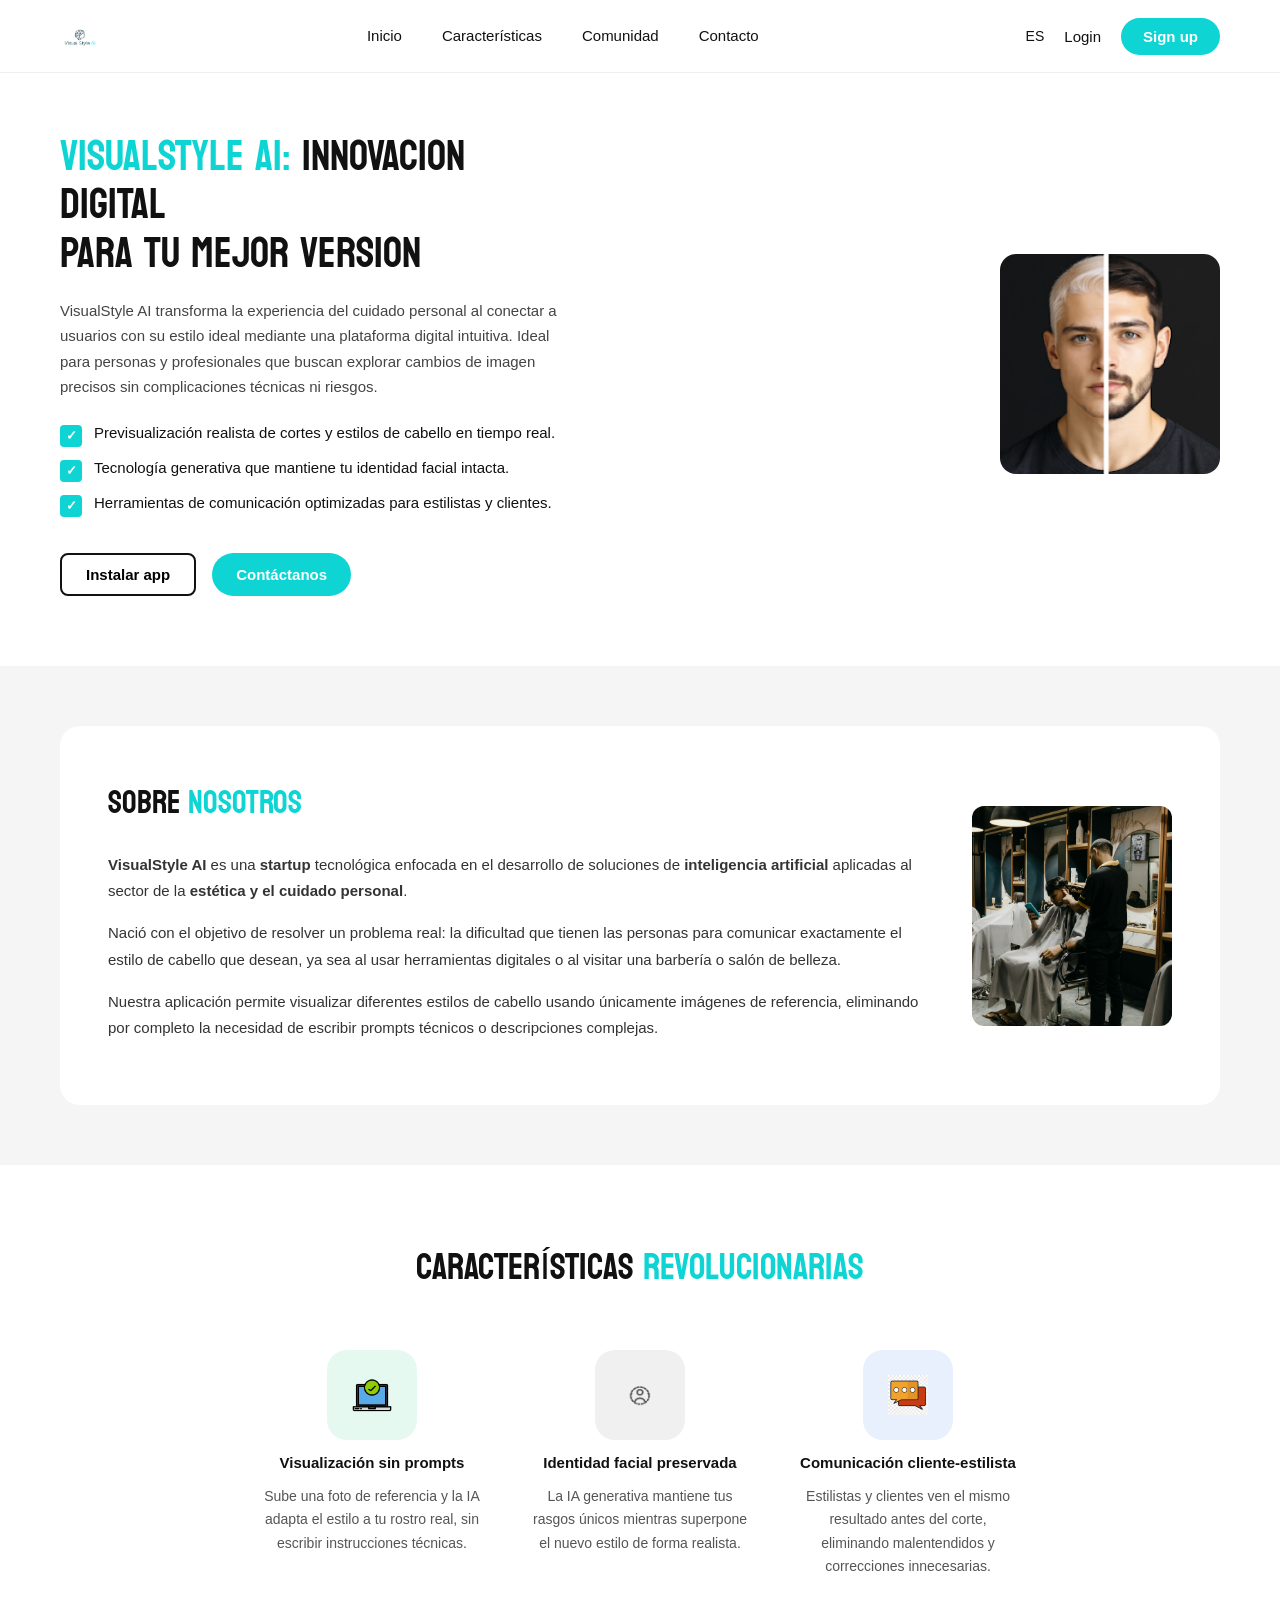
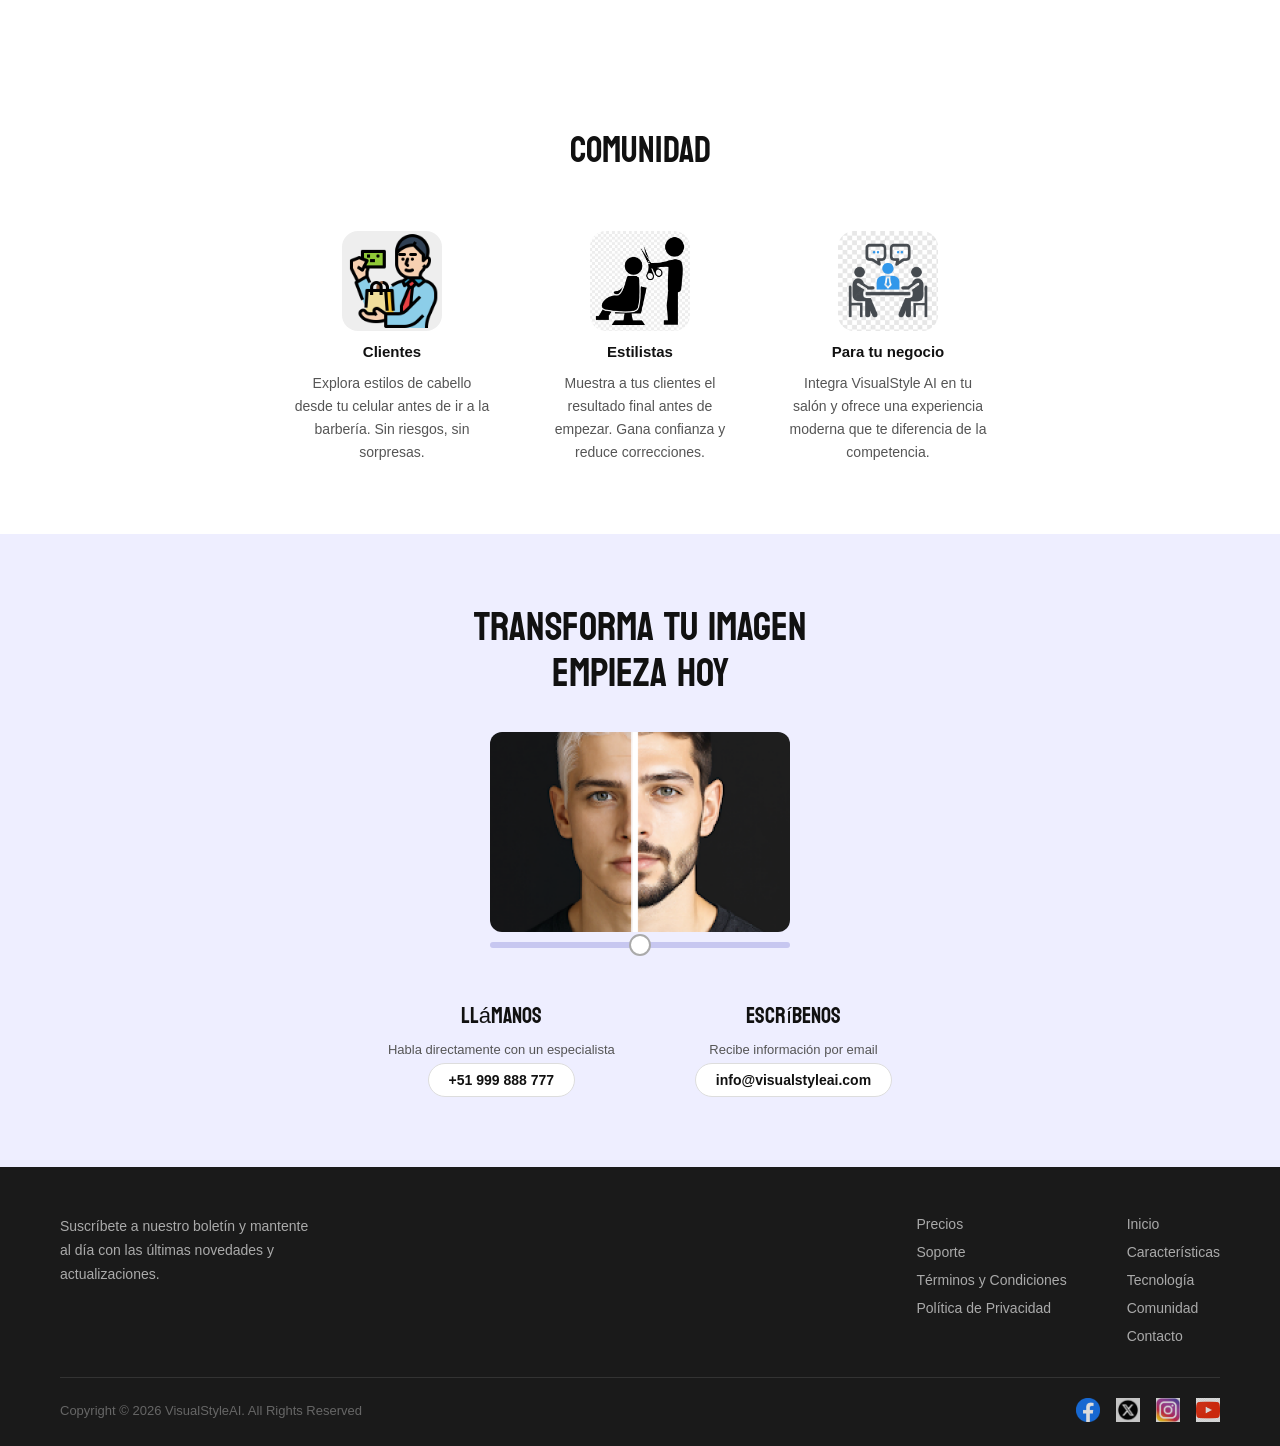
<file: public/index.html>
<!DOCTYPE html>
<html lang="es">
<head>
  <meta charset="UTF-8" />
  <meta name="viewport" content="width=device-width, initial-scale=1.0"/>
  <title>VisualStyle AI</title>
  <link rel="icon" href="favicon.ico" type="image/x-icon" />
  <link href="https://fonts.googleapis.com/css2?family=Koulen&display=swap" rel="stylesheet" />
  <link rel="stylesheet" href="assets/styles/styles.css" />
</head>
<body>

  <!-- NAVBAR -->
  <nav>
    <div class="nav-logo">
      <img src="assets/images/logo.png" alt="VisualStyle AI Logo" />
    </div>
    <ul class="nav-links">
      <li><a href="#inicio">Inicio</a></li>
      <li><a href="#caracteristicas">Características</a></li>
      <li><a href="#comunidad">Comunidad</a></li>
      <li><a href="#contacto">Contacto</a></li>
    </ul>
    <div class="nav-actions">
      <span>ES</span>
      <button class="btn-login">Login</button>
      <button class="btn-signup">Sign up</button>
    </div>
  </nav>

  <!-- HERO -->
  <section class="hero" id="inicio">
    <div class="hero-text">
      <h1><span>VisualStyle AI:</span> Innovacion digital<br>para tu mejor version</h1>
      <p>
        VisualStyle AI transforma la experiencia del cuidado personal al
        conectar a usuarios con su estilo ideal mediante una plataforma
        digital intuitiva. Ideal para personas y profesionales que buscan
        explorar cambios de imagen precisos sin complicaciones técnicas ni
        riesgos.
      </p>
      <ul class="features-list">
        <li>
          <span class="check-icon"></span>
          Previsualización realista de cortes y estilos de cabello en tiempo real.
        </li>
        <li>
          <span class="check-icon"></span>
          Tecnología generativa que mantiene tu identidad facial intacta.
        </li>
        <li>
          <span class="check-icon"></span>
          Herramientas de comunicación optimizadas para estilistas y clientes.
        </li>
      </ul>
      <div class="hero-buttons">
        <button class="btn-outline">Instalar app</button>
        <button class="btn-cyan">Contáctanos</button>
      </div>
    </div>

    <img
      class="hero-image"
      src="assets/images/imagen1.png"
      alt="Preview de cambio de estilo de cabello"
    />
  </section>

  <!-- SOBRE NOSOTROS -->
  <section class="about" id="nosotros">
    <div class="about-card">
      <div class="about-text">
        <h2>Sobre <span>nosotros</span></h2>
        <p>
          <strong>VisualStyle AI</strong> es una <strong>startup</strong> tecnológica enfocada en el desarrollo de soluciones
          de <strong>inteligencia artificial</strong> aplicadas al sector de la <strong>estética y el cuidado personal</strong>.
        </p>
        <p>
          Nació con el objetivo de resolver un problema real: la dificultad que tienen las
          personas para comunicar exactamente el estilo de cabello que desean, ya sea al
          usar herramientas digitales o al visitar una barbería o salón de belleza.
        </p>
        <p>
          Nuestra aplicación permite visualizar diferentes estilos de cabello usando
          únicamente imágenes de referencia, eliminando por completo la necesidad de
          escribir prompts técnicos o descripciones complejas.
        </p>
      </div>

      <img
        class="about-image"
        src="assets/images/imagen2.png"
        alt="Barbería con estilista atendiendo a un cliente"
      />
    </div>
  </section>

  <!-- CARACTERÍSTICAS REVOLUCIONARIAS -->
  <section class="features" id="caracteristicas">
    <h2 class="features-title">Características <span>revolucionarias</span></h2>
    <div class="features-grid">

      <div class="feature-card">
        <div class="feature-icon icon-green">
          <img src="assets/images/photoprompt.png" alt="Visualización sin prompts" width="40" height="40" />
        </div>
        <h3>Visualización sin prompts</h3>
        <p>Sube una foto de referencia y la IA adapta el estilo a tu rostro real, sin escribir instrucciones técnicas.</p>
      </div>

      <div class="feature-card">
        <div class="feature-icon icon-gray">
          <img src="assets/images/photoperson.png" alt="Identidad facial" width="40" height="40" />
        </div>
        <h3>Identidad facial preservada</h3>
        <p>La IA generativa mantiene tus rasgos únicos mientras superpone el nuevo estilo de forma realista.</p>
      </div>

      <div class="feature-card">
        <div class="feature-icon icon-blue">
          <img src="assets/images/messageicon.png" alt="Comunicación cliente-estilista" width="40" height="40" />
        </div>
        <h3>Comunicación cliente-estilista</h3>
        <p>Estilistas y clientes ven el mismo resultado antes del corte, eliminando malentendidos y correcciones innecesarias.</p>
      </div>

    </div>
  </section>

  <!-- COMUNIDAD -->
  <section class="community" id="comunidad">
    <h2 class="community-title">Comunidad</h2>
    <div class="community-grid">

      <div class="community-card">
        <img src="assets/images/clientes.png" alt="Clientes" class="community-img" />
        <h3>Clientes</h3>
        <p>Explora estilos de cabello desde tu celular antes de ir a la barbería. Sin riesgos, sin sorpresas.</p>
      </div>

      <div class="community-card">
        <img src="assets/images/estilista.png" alt="Estilistas" class="community-img" />
        <h3>Estilistas</h3>
        <p>Muestra a tus clientes el resultado final antes de empezar. Gana confianza y reduce correcciones.</p>
      </div>

      <div class="community-card">
        <img src="assets/images/negocio.png" alt="Para tu negocio" class="community-img" />
        <h3>Para tu negocio</h3>
        <p>Integra VisualStyle AI en tu salón y ofrece una experiencia moderna que te diferencia de la competencia.</p>
      </div>

    </div>
  </section>

  <!-- CTA -->
  <section class="cta" id="contacto">
    <h2 class="cta-title">Transforma tu imagen<br>empieza hoy</h2>

    <div class="cta-image-wrapper">
      <img src="assets/images/imagen1.png" alt="Antes y después de cambio de estilo" class="cta-img" />
      <div class="cta-slider-bar">
        <div class="cta-slider-thumb"></div>
      </div>
    </div>

    <div class="cta-contact">
      <div class="cta-contact-item">
        <h4>Llámanos</h4>
        <p>Habla directamente con un especialista</p>
        <span class="cta-badge">+51 999 888 777</span>
      </div>
      <div class="cta-contact-item">
        <h4>Escríbenos</h4>
        <p>Recibe información por email</p>
        <span class="cta-badge">info@visualstyleai.com</span>
      </div>
    </div>
  </section>

  <!-- FOOTER -->
  <footer class="footer">
    <div class="footer-inner">
      <div class="footer-left">
        <p>Suscríbete a nuestro boletín y mantente al día con las últimas novedades y actualizaciones.</p>
      </div>
      <div class="footer-links">
        <ul>
          <li><a href="#">Precios</a></li>
          <li><a href="#">Soporte</a></li>
          <li><a href="#">Términos y Condiciones</a></li>
          <li><a href="#">Política de Privacidad</a></li>
        </ul>
        <ul>
          <li><a href="#inicio">Inicio</a></li>
          <li><a href="#caracteristicas">Características</a></li>
          <li><a href="#nosotros">Tecnología</a></li>
          <li><a href="#comunidad">Comunidad</a></li>
          <li><a href="#contacto">Contacto</a></li>
        </ul>
      </div>
    </div>
    <div class="footer-bottom">
      <p>Copyright © 2026 VisualStyleAI. All Rights Reserved</p>
      <div class="footer-socials">
        <a href="#" aria-label="Facebook">
          <img src="assets/images/Facebooklogo.png" alt="Facebook" width="24" height="24" />
        </a>
        <a href="#" aria-label="Twitter">
          <img src="assets/images/xlogo.jpg" alt="X" width="24" height="24" />
        </a>
        <a href="#" aria-label="Instagram">
          <img src="assets/images/iglogo.jpg" alt="Instagram" width="24" height="24" />
        </a>
        <a href="#" aria-label="YouTube">
          <img src="assets/images/logoyt.png" alt="YouTube" width="24" height="24" />
        </a>
      </div>
    </div>
  </footer>

  <script src="assets/scripts/main.js"></script>
</body>
</html>
</file>
<file: public/assets/styles/styles.css>
* { margin: 0; padding: 0; box-sizing: border-box; }

body {
  font-family: 'Segoe UI', sans-serif;
  color: #111;
  background: #fff;
}

/* ── NAVBAR ── */
nav {
  display: flex;
  align-items: center;
  justify-content: space-between;
  padding: 16px 60px;
  border-bottom: 1px solid #eee;
}

.nav-logo {
  display: flex;
  align-items: center;
  gap: 8px;
}

.nav-logo img {
  width: 40px;
  height: 40px;
  object-fit: contain;
}

.nav-links {
  display: flex;
  gap: 40px;
  list-style: none;
}

.nav-links a {
  text-decoration: none;
  color: #111;
  font-size: 15px;
}

.nav-actions {
  display: flex;
  align-items: center;
  gap: 20px;
}

.nav-actions span {
  font-size: 14px;
  color: #111;
  cursor: pointer;
}

.btn-login {
  background: none;
  border: none;
  font-size: 15px;
  cursor: pointer;
  color: #111;
}

.btn-signup {
  background: #0fd4d4;
  color: #fff;
  border: none;
  padding: 10px 22px;
  border-radius: 24px;
  font-size: 15px;
  font-weight: 600;
  cursor: pointer;
}

/* ── HERO ── */
.hero {
  display: flex;
  align-items: center;
  justify-content: space-between;
  padding: 60px 60px 70px;
  gap: 40px;
}

.hero-text {
  max-width: 520px;
}

.hero-text h1 {
  font-family: 'Koulen', sans-serif;
  font-size: 42px;
  font-weight: 400;
  line-height: 1.15;
  text-transform: uppercase;
  margin-bottom: 20px;
}

.hero-text h1 span {
  color: #0fd4d4;
}

.hero-text p {
  font-size: 15px;
  color: #444;
  line-height: 1.7;
  margin-bottom: 24px;
}

.features-list {
  list-style: none;
  margin-bottom: 36px;
}

.features-list li {
  display: flex;
  align-items: flex-start;
  gap: 12px;
  font-size: 15px;
  color: #111;
  margin-bottom: 12px;
}

.check-icon {
  width: 22px;
  height: 22px;
  background: #0fd4d4;
  border-radius: 4px;
  display: flex;
  align-items: center;
  justify-content: center;
  flex-shrink: 0;
  margin-top: 1px;
}

.check-icon::after {
  content: '✓';
  color: #fff;
  font-size: 13px;
  font-weight: 700;
}

.hero-buttons {
  display: flex;
  gap: 16px;
}

.btn-outline {
  background: #fff;
  border: 2px solid #111;
  padding: 11px 24px;
  border-radius: 8px;
  font-size: 15px;
  font-weight: 600;
  cursor: pointer;
}

.btn-cyan {
  background: #0fd4d4;
  color: #fff;
  border: none;
  padding: 11px 24px;
  border-radius: 24px;
  font-size: 15px;
  font-weight: 600;
  cursor: pointer;
}

.hero-image {
  width: 220px;
  height: 220px;
  border-radius: 16px;
  object-fit: cover;
  flex-shrink: 0;
  background: #e0e0e0;
}

/* ── SOBRE NOSOTROS ── */
.about {
  background: #f5f5f5;
  padding: 60px;
}

.about-card {
  background: #fff;
  border-radius: 20px;
  padding: 48px;
  display: flex;
  align-items: center;
  gap: 48px;
}

.about-text {
  flex: 1;
}

.about-text h2 {
  font-family: 'Koulen', sans-serif;
  font-size: 32px;
  font-weight: 400;
  text-transform: uppercase;
  margin-bottom: 20px;
}

.about-text h2 span {
  color: #0fd4d4;
}

.about-text p {
  font-size: 15px;
  color: #333;
  line-height: 1.75;
  margin-bottom: 16px;
}

.about-text strong {
  font-weight: 700;
}

.about-image {
  width: 200px;
  height: 220px;
  border-radius: 12px;
  object-fit: cover;
  flex-shrink: 0;
  background: #ccc;
}

/* ── CARACTERÍSTICAS REVOLUCIONARIAS ── */
.features {
  padding: 70px 60px;
  text-align: center;
  background: #fff;
}

.features-title {
  font-family: 'Koulen', sans-serif;
  font-size: 36px;
  font-weight: 400;
  text-transform: uppercase;
  margin-bottom: 50px;
  color: #111;
}

.features-title span {
  color: #0fd4d4;
}

.features-grid {
  display: flex;
  justify-content: center;
  gap: 48px;
  flex-wrap: wrap;
}

.feature-card {
  max-width: 220px;
  display: flex;
  flex-direction: column;
  align-items: center;
  gap: 14px;
}

.feature-icon {
  width: 90px;
  height: 90px;
  border-radius: 20px;
  display: flex;
  align-items: center;
  justify-content: center;
}

.icon-green { background: #e6f9f0; }
.icon-gray  { background: #f0f0f0; }
.icon-blue  { background: #e8f0fe; }

.feature-card h3 {
  font-size: 15px;
  font-weight: 700;
  color: #111;
}

.feature-card p {
  font-size: 14px;
  color: #555;
  line-height: 1.65;
  text-align: center;
}

/* ── COMUNIDAD ── */
.community {
  padding: 70px 60px;
  background: #fff;
  text-align: center;
}

.community-title {
  font-family: 'Koulen', sans-serif;
  font-size: 36px;
  font-weight: 400;
  text-transform: uppercase;
  margin-bottom: 48px;
  color: #111;
}

.community-grid {
  display: flex;
  justify-content: center;
  gap: 48px;
  flex-wrap: wrap;
}

.community-card {
  max-width: 200px;
  display: flex;
  flex-direction: column;
  align-items: center;
  gap: 12px;
}

.community-img {
  width: 100px;
  height: 100px;
  object-fit: cover;
  border-radius: 16px;
  background: #eee;
}

.community-card h3 {
  font-size: 15px;
  font-weight: 700;
  color: #111;
}

.community-card p {
  font-size: 14px;
  color: #555;
  line-height: 1.65;
  text-align: center;
}

/* ── CTA ── */
.cta {
  background: #eeeeff;
  padding: 70px 60px;
  text-align: center;
}

.cta-title {
  font-family: 'Koulen', sans-serif;
  font-size: 40px;
  font-weight: 400;
  text-transform: uppercase;
  color: #111;
  margin-bottom: 36px;
  line-height: 1.15;
}

.cta-image-wrapper {
  display: flex;
  flex-direction: column;
  align-items: center;
  gap: 0;
  margin-bottom: 48px;
}

.cta-img {
  width: 300px;
  height: 200px;
  object-fit: cover;
  border-radius: 12px;
  background: #ccc;
  display: block;
}

.cta-slider-bar {
  width: 300px;
  height: 6px;
  background: #c7c7f0;
  border-radius: 3px;
  position: relative;
  margin-top: 10px;
}

.cta-slider-thumb {
  width: 22px;
  height: 22px;
  background: #fff;
  border: 2px solid #aaa;
  border-radius: 50%;
  position: absolute;
  top: 50%;
  left: 50%;
  transform: translate(-50%, -50%);
  cursor: grab;
  transition: border-color 0.2s;
}

.cta-slider-thumb:active {
  cursor: grabbing;
  border-color: #0fd4d4;
}

.cta-contact {
  display: flex;
  justify-content: center;
  gap: 80px;
  flex-wrap: wrap;
}

.cta-contact-item {
  display: flex;
  flex-direction: column;
  align-items: center;
  gap: 6px;
}

.cta-contact-item h4 {
  font-family: 'Koulen', sans-serif;
  font-size: 22px;
  font-weight: 400;
  color: #111;
}

.cta-contact-item p {
  font-size: 13px;
  color: #555;
}

.cta-badge {
  background: #fff;
  border: 1px solid #ddd;
  border-radius: 20px;
  padding: 8px 20px;
  font-size: 14px;
  font-weight: 600;
  color: #111;
}

/* ── FOOTER ── */
.footer {
  background: #1a1a1a;
  color: #ccc;
  padding: 48px 60px 24px;
}

.footer-inner {
  display: flex;
  justify-content: space-between;
  gap: 40px;
  flex-wrap: wrap;
  margin-bottom: 32px;
}

.footer-left {
  max-width: 260px;
}

.footer-left p {
  font-size: 14px;
  line-height: 1.7;
  color: #aaa;
}

.footer-links {
  display: flex;
  gap: 60px;
}

.footer-links ul {
  list-style: none;
  display: flex;
  flex-direction: column;
  gap: 10px;
}

.footer-links a {
  text-decoration: none;
  color: #aaa;
  font-size: 14px;
}

.footer-links a:hover {
  color: #fff;
}

.footer-bottom {
  border-top: 1px solid #333;
  padding-top: 20px;
  display: flex;
  justify-content: space-between;
  align-items: center;
  flex-wrap: wrap;
  gap: 16px;
}

.footer-bottom p {
  font-size: 13px;
  color: #666;
}

.footer-socials {
  display: flex;
  gap: 16px;
  align-items: center;
}

.footer-socials a {
  display: flex;
  align-items: center;
  opacity: 0.85;
  transition: opacity 0.2s;
}

.footer-socials a:hover {
  opacity: 1;
}

/* ── RESPONSIVE ── */
@media (max-width: 768px) {
  nav {
    flex-wrap: wrap;
    padding: 16px 24px;
    gap: 12px;
  }

  .nav-links {
    gap: 20px;
  }

  .hero {
    flex-direction: column;
    padding: 40px 24px;
    text-align: center;
  }

  .hero-text {
    max-width: 100%;
  }

  .features-list li {
    text-align: left;
  }

  .hero-buttons {
    justify-content: center;
  }

  .about {
    padding: 40px 24px;
  }

  .about-card {
    flex-direction: column;
    padding: 32px 24px;
  }

  .features, .community, .cta {
    padding: 50px 24px;
  }

  .footer {
    padding: 40px 24px 20px;
  }

  .footer-links {
    gap: 32px;
  }
}
</file>
